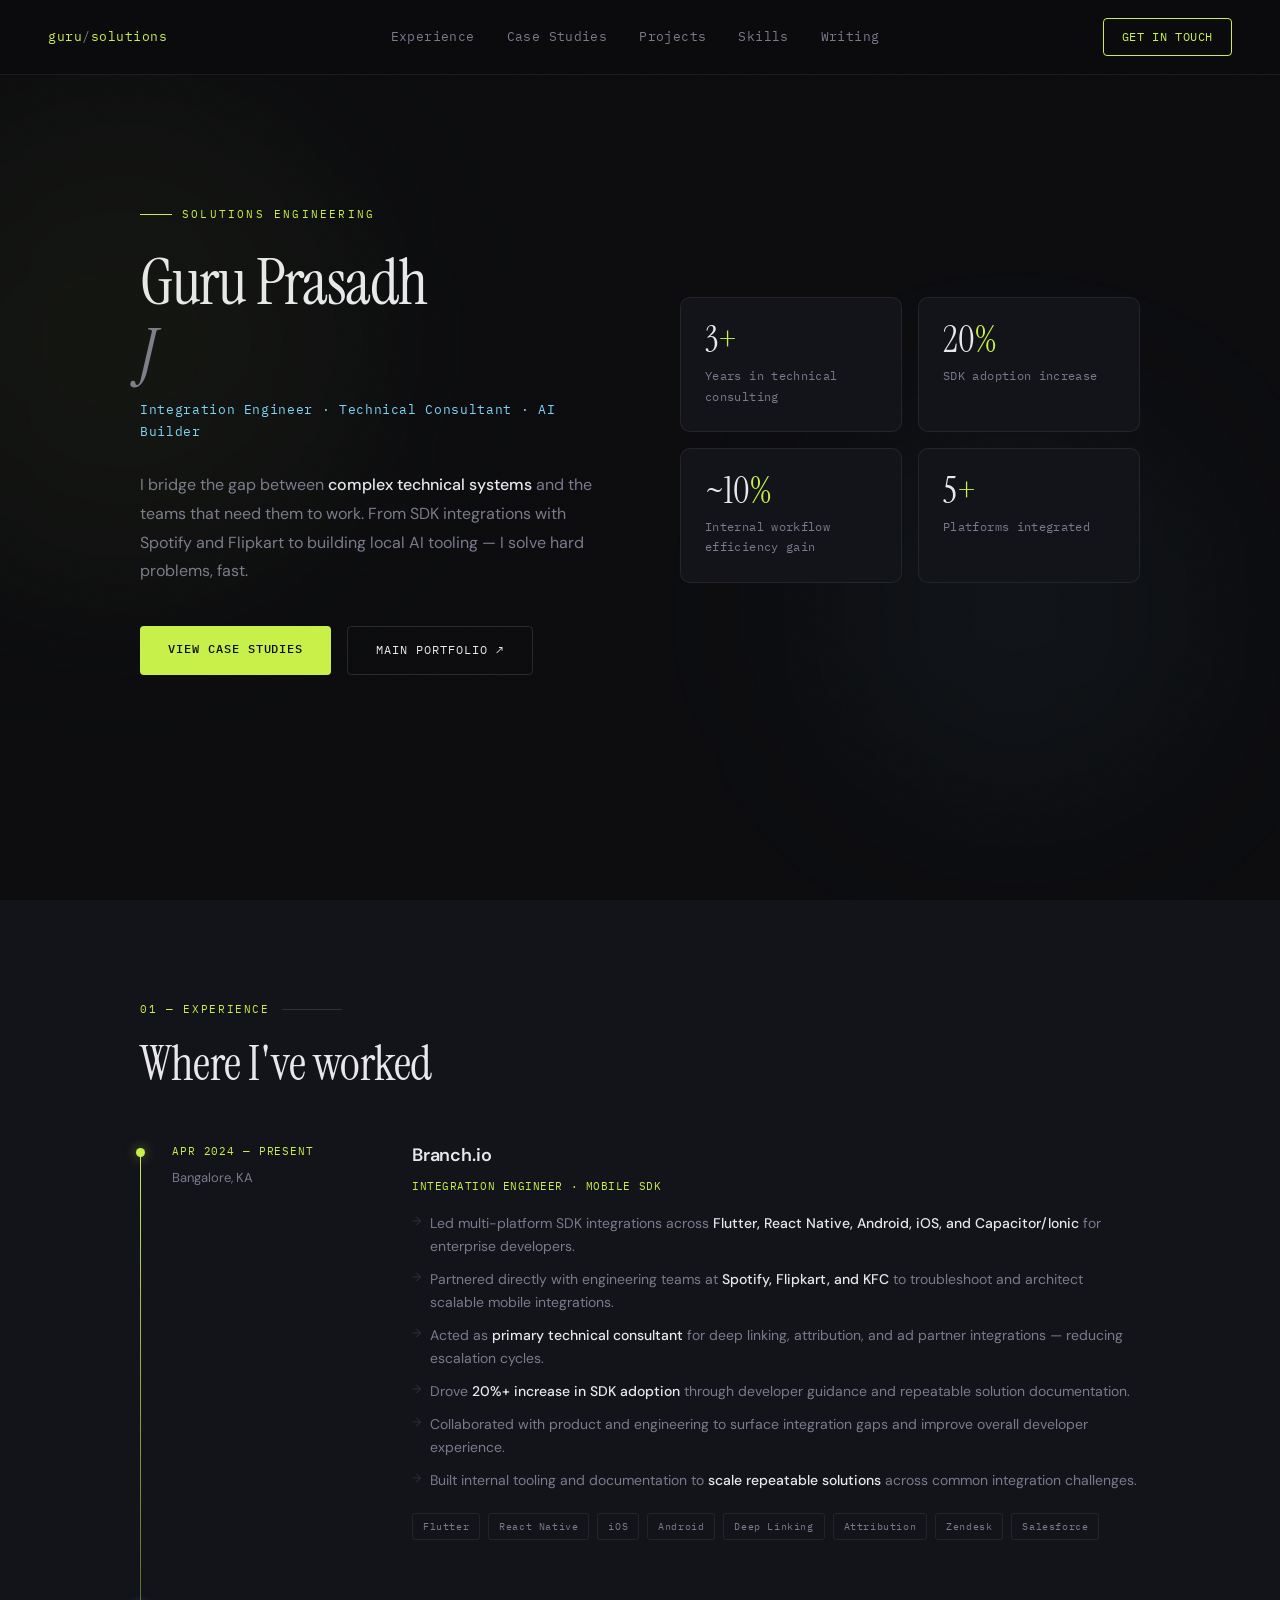
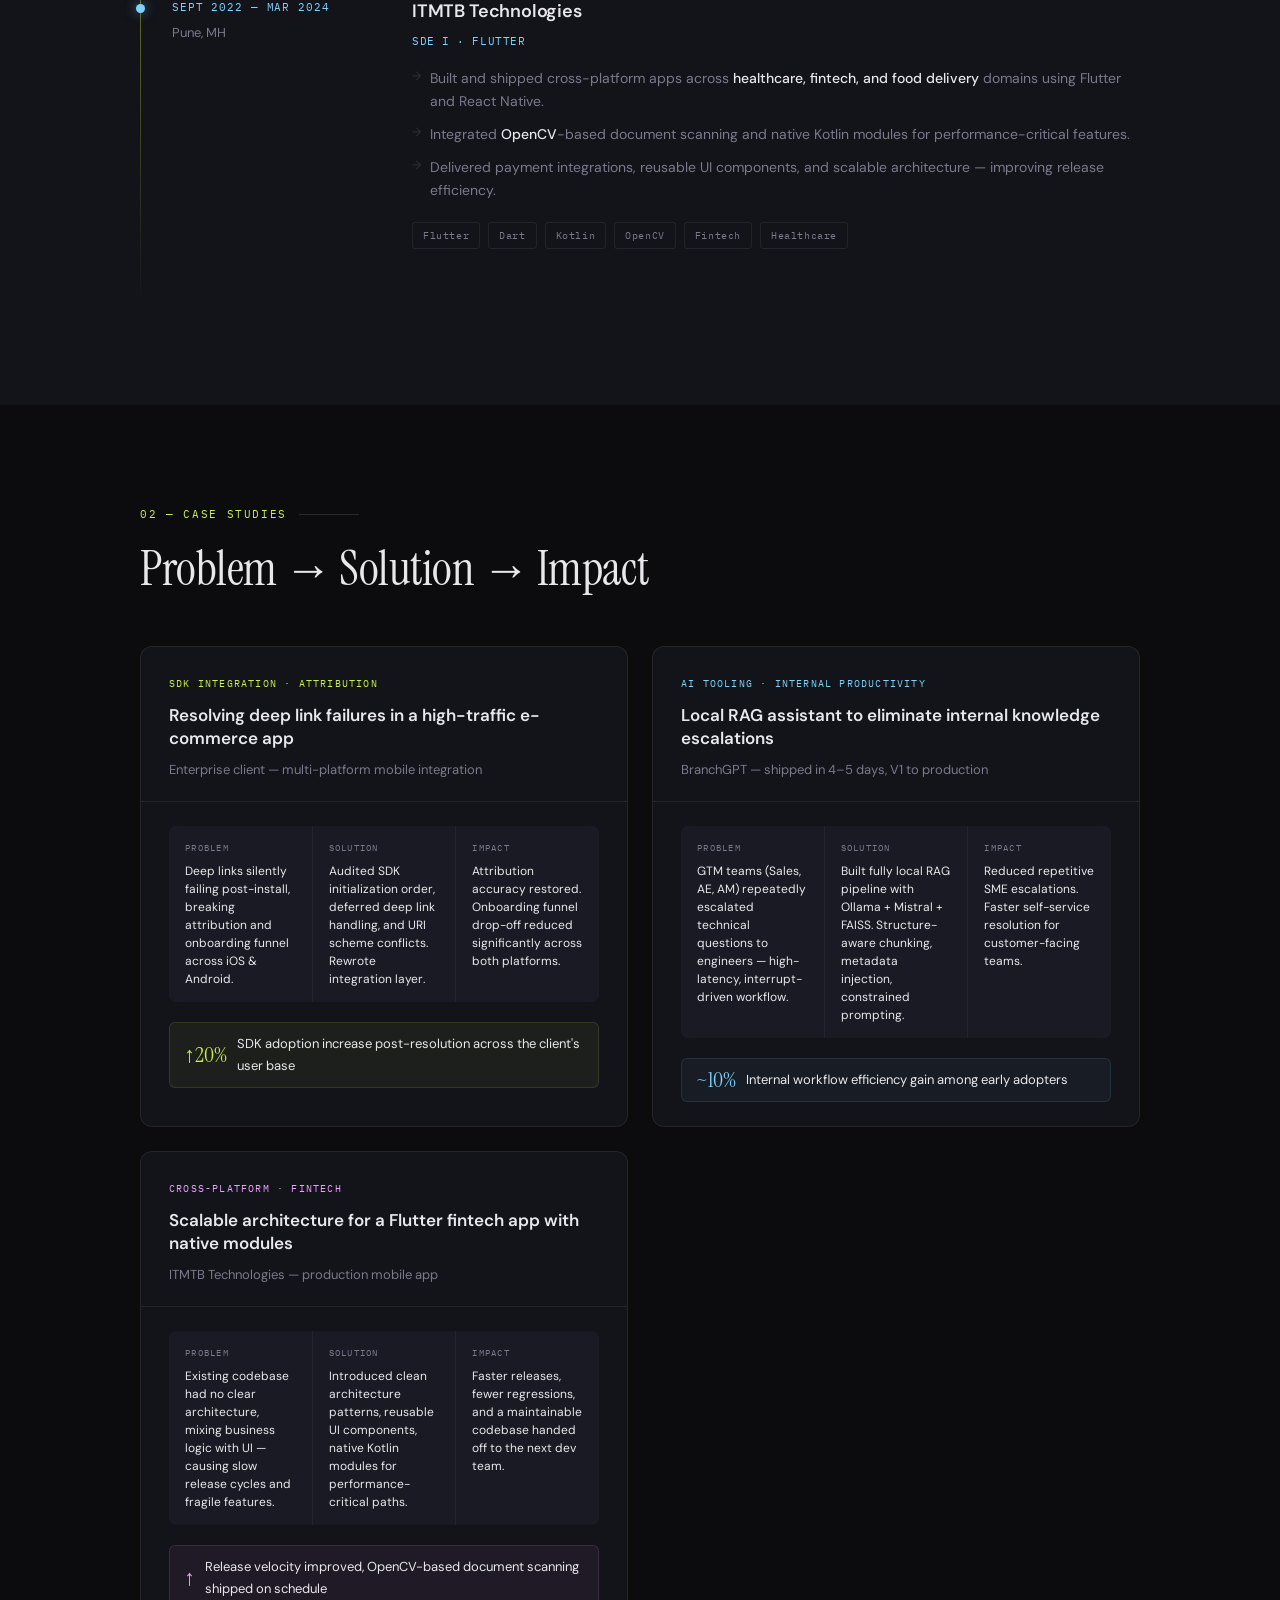
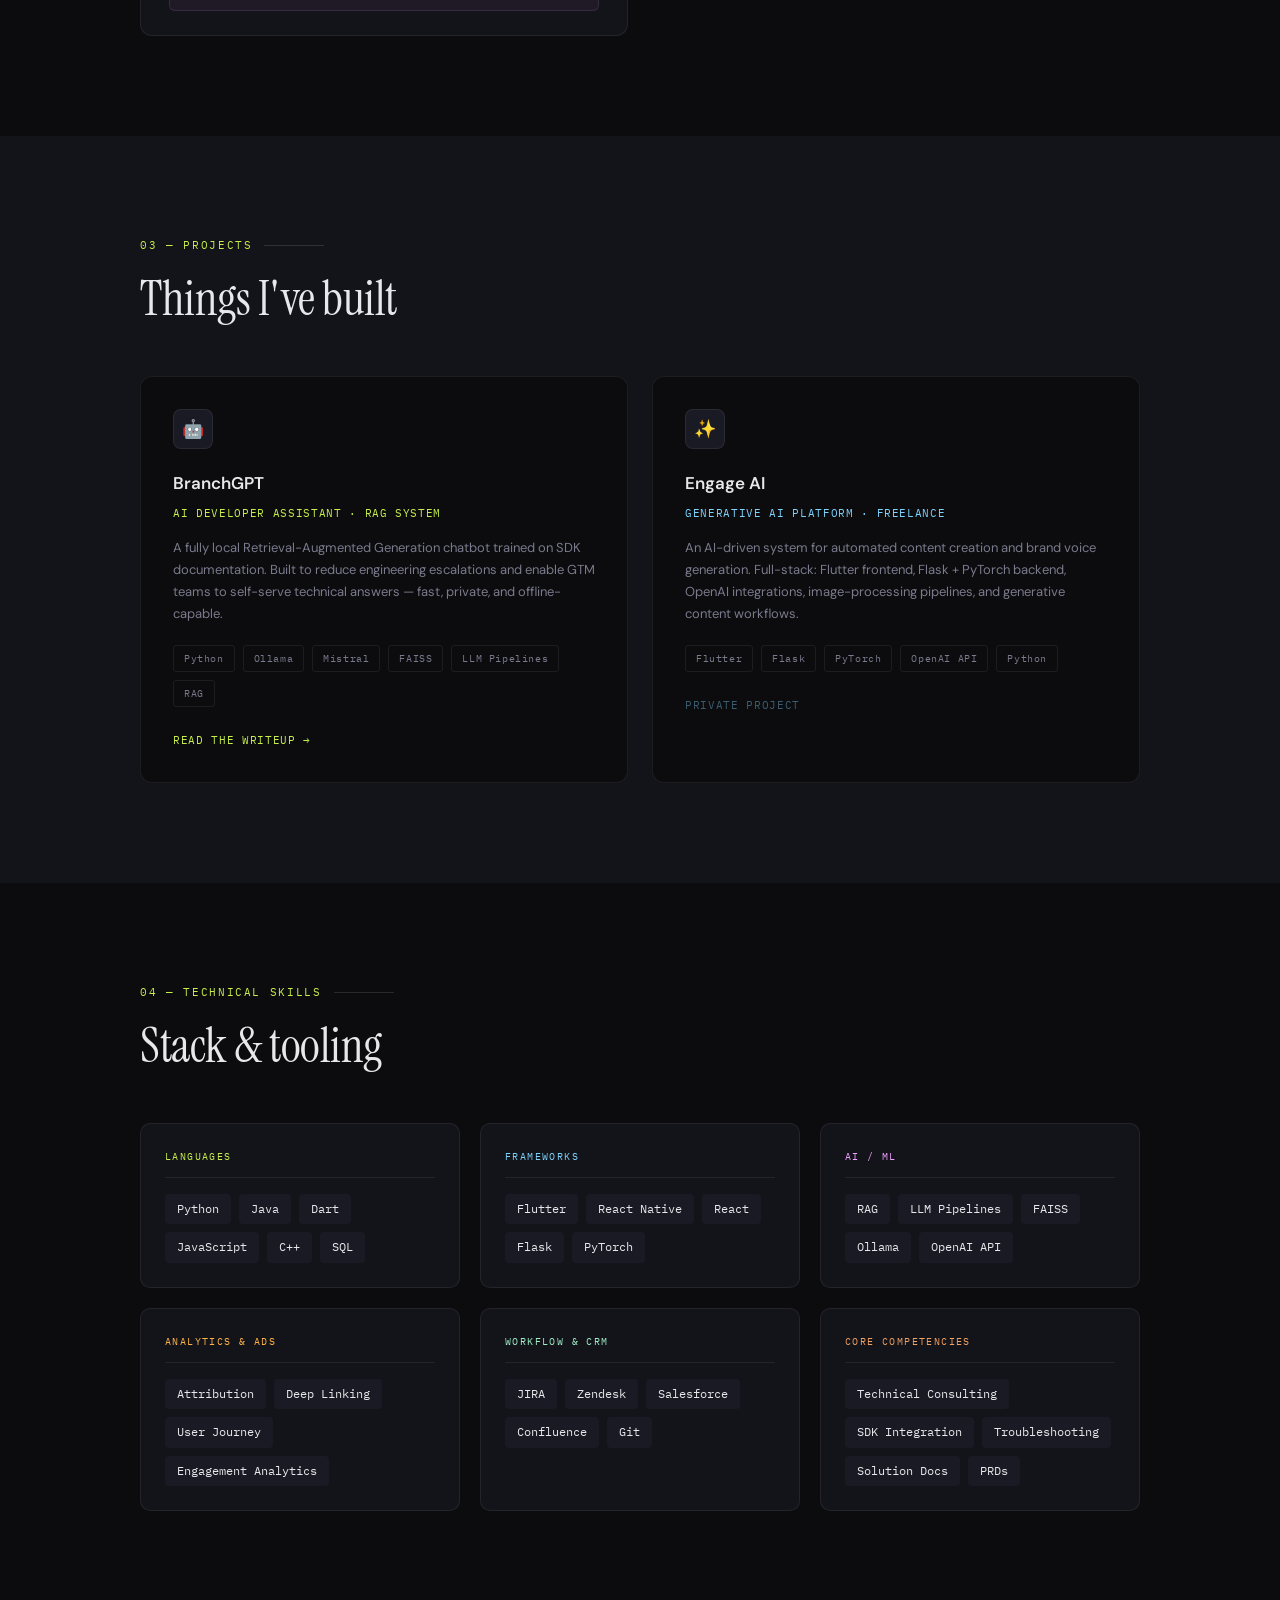
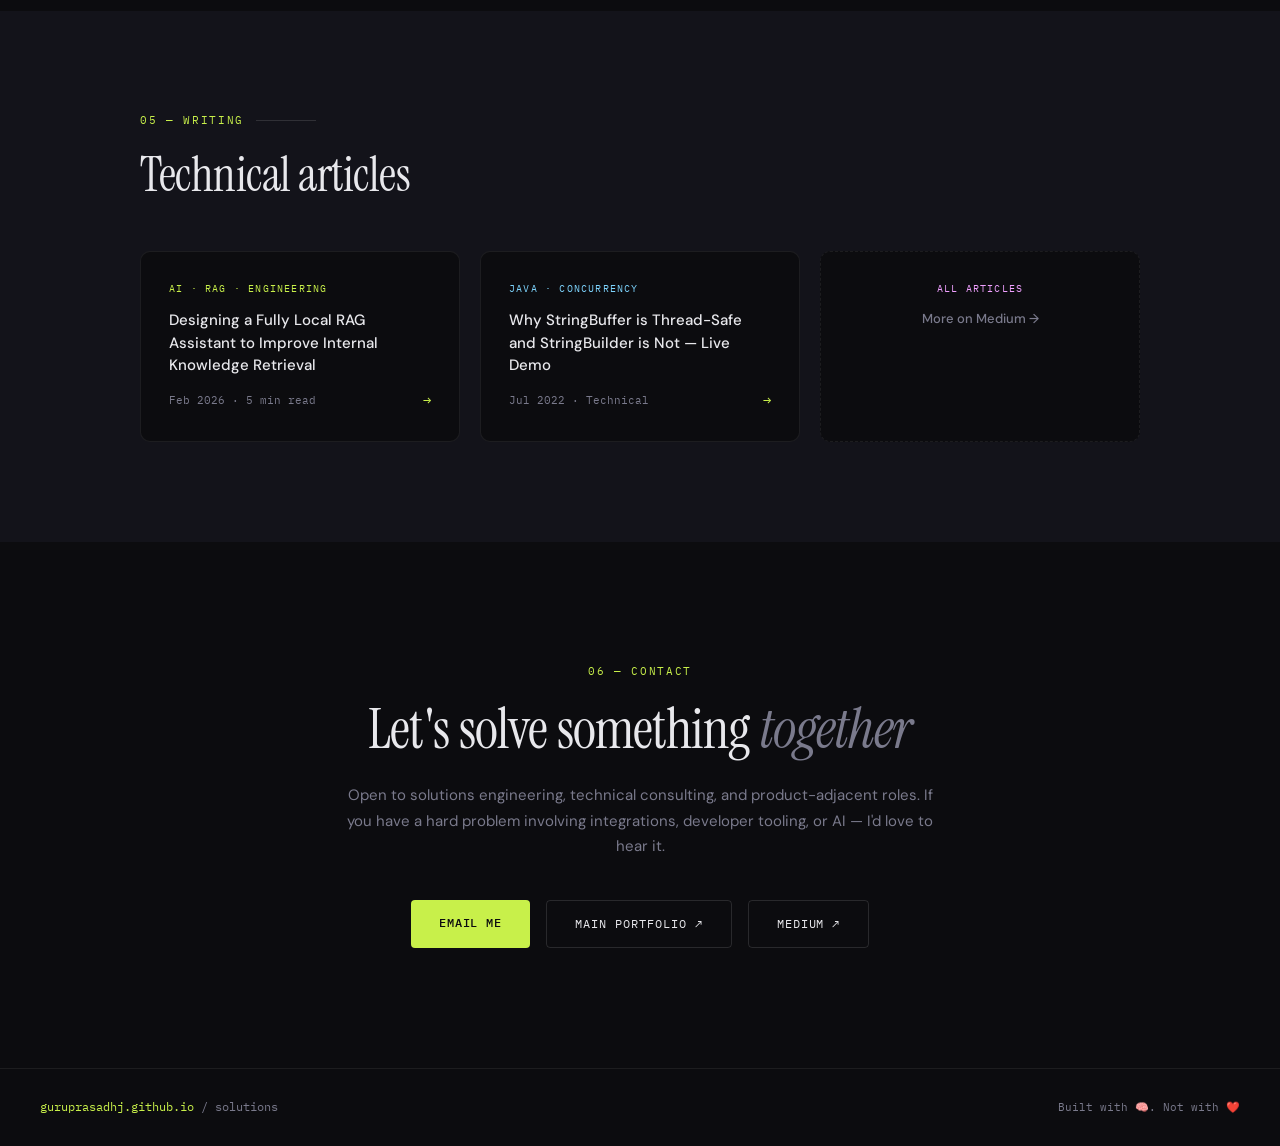
<file: solutions/index.html>
<!DOCTYPE html>
<html lang="en">
<head>
  <meta charset="UTF-8" />
  <meta name="viewport" content="width=device-width, initial-scale=1.0"/>
  <title>Solutions Engineering — Guru Prasadh J</title>
  <meta name="description" content="Solutions Engineering portfolio of Guru Prasadh J — SDK integrations, technical consulting, AI tooling, and client-facing problem solving."/>
  <link rel="preconnect" href="https://fonts.googleapis.com"/>
  <link rel="preconnect" href="https://fonts.gstatic.com" crossorigin/>
  <link href="https://fonts.googleapis.com/css2?family=IBM+Plex+Mono:wght@400;500&family=DM+Sans:ital,wght@0,300;0,400;0,500;0,600;1,300&family=Instrument+Serif:ital@0;1&display=swap" rel="stylesheet"/>
  <style>
    /* ─── TOKENS ─────────────────────────────────────────────── */
    :root {
      --bg:        #0c0c0f;
      --surface:   #13131a;
      --surface2:  #1a1a24;
      --border:    rgba(255,255,255,0.07);
      --border2:   rgba(255,255,255,0.12);
      --text:      #e8e8ec;
      --muted:     #7a7a8c;
      --accent:    #c8f04a;
      --accent2:   #7dd3fc;
      --accent3:   #f0a0ff;
      --font-mono: 'IBM Plex Mono', monospace;
      --font-body: 'DM Sans', sans-serif;
      --font-disp: 'Instrument Serif', serif;
    }

    /* ─── RESET ──────────────────────────────────────────────── */
    *, *::before, *::after { box-sizing: border-box; margin: 0; padding: 0; }
    html { scroll-behavior: smooth; }
    body {
      background: var(--bg);
      color: var(--text);
      font-family: var(--font-body);
      font-size: 15px;
      line-height: 1.7;
      -webkit-font-smoothing: antialiased;
      overflow-x: hidden;
    }
    a { color: inherit; text-decoration: none; }
    img { display: block; max-width: 100%; }

    /* ─── NOISE OVERLAY ──────────────────────────────────────── */
    body::before {
      content: '';
      position: fixed; inset: 0; z-index: 0; pointer-events: none;
      background-image: url("data:image/svg+xml,%3Csvg viewBox='0 0 256 256' xmlns='http://www.w3.org/2000/svg'%3E%3Cfilter id='noise'%3E%3CfeTurbulence type='fractalNoise' baseFrequency='0.9' numOctaves='4' stitchTiles='stitch'/%3E%3C/filter%3E%3Crect width='100%25' height='100%25' filter='url(%23noise)' opacity='0.035'/%3E%3C/svg%3E");
      background-size: 180px;
      opacity: 0.4;
    }

    /* ─── NAV ────────────────────────────────────────────────── */
    nav {
      position: fixed; top: 0; left: 0; right: 0; z-index: 100;
      display: flex; align-items: center; justify-content: space-between;
      padding: 18px 48px;
      background: rgba(12,12,15,0.82);
      backdrop-filter: blur(18px);
      border-bottom: 1px solid var(--border);
    }
    .nav-logo {
      font-family: var(--font-mono);
      font-size: 13px;
      color: var(--accent);
      letter-spacing: 0.04em;
    }
    .nav-logo span { color: var(--muted); }
    .nav-links {
      display: flex; gap: 32px; list-style: none;
    }
    .nav-links a {
      font-size: 13px;
      font-family: var(--font-mono);
      color: var(--muted);
      letter-spacing: 0.03em;
      transition: color 0.2s;
    }
    .nav-links a:hover { color: var(--text); }
    .nav-cta {
      font-family: var(--font-mono);
      font-size: 12px;
      padding: 8px 18px;
      border: 1px solid var(--accent);
      color: var(--accent);
      border-radius: 4px;
      letter-spacing: 0.05em;
      transition: background 0.2s, color 0.2s;
    }
    .nav-cta:hover { background: var(--accent); color: var(--bg); }

    /* ─── LAYOUT ─────────────────────────────────────────────── */
    main { position: relative; z-index: 1; }
    .container { max-width: 1080px; margin: 0 auto; padding: 0 40px; }

    section { padding: 100px 0; }

    .section-label {
      font-family: var(--font-mono);
      font-size: 11px;
      letter-spacing: 0.15em;
      color: var(--accent);
      text-transform: uppercase;
      margin-bottom: 16px;
      display: flex; align-items: center; gap: 12px;
    }
    .section-label::after {
      content: '';
      flex: 1; height: 1px;
      background: var(--border2);
      max-width: 60px;
    }
    .section-title {
      font-family: var(--font-disp);
      font-size: clamp(32px, 4vw, 48px);
      font-weight: 400;
      line-height: 1.2;
      letter-spacing: -0.01em;
      color: var(--text);
      margin-bottom: 48px;
    }

    /* ─── HERO ───────────────────────────────────────────────── */
    #hero {
      min-height: 100vh;
      display: flex; align-items: center;
      padding-top: 80px;
      position: relative;
      overflow: hidden;
    }
    .hero-grid {
      display: grid;
      grid-template-columns: 1fr 1fr;
      gap: 80px;
      align-items: center;
      width: 100%;
    }
    .hero-eyebrow {
      font-family: var(--font-mono);
      font-size: 11px;
      letter-spacing: 0.2em;
      color: var(--accent);
      text-transform: uppercase;
      margin-bottom: 24px;
      display: flex; align-items: center; gap: 10px;
    }
    .hero-eyebrow::before {
      content: '';
      width: 32px; height: 1px;
      background: var(--accent);
    }
    .hero-name {
      font-family: var(--font-disp);
      font-size: clamp(40px, 5vw, 64px);
      font-weight: 400;
      line-height: 1.1;
      letter-spacing: -0.02em;
      margin-bottom: 10px;
    }
    .hero-name em {
      font-style: italic;
      color: var(--muted);
    }
    .hero-role {
      font-family: var(--font-mono);
      font-size: 13px;
      color: var(--accent2);
      letter-spacing: 0.05em;
      margin-bottom: 28px;
    }
    .hero-desc {
      font-size: 16px;
      color: var(--muted);
      line-height: 1.8;
      max-width: 460px;
      margin-bottom: 40px;
    }
    .hero-desc strong { color: var(--text); font-weight: 500; }
    .hero-btns {
      display: flex; gap: 16px; flex-wrap: wrap;
    }
    .btn-primary {
      font-family: var(--font-mono);
      font-size: 12px;
      letter-spacing: 0.08em;
      padding: 13px 28px;
      background: var(--accent);
      color: var(--bg);
      border-radius: 4px;
      font-weight: 500;
      transition: opacity 0.2s, transform 0.2s;
    }
    .btn-primary:hover { opacity: 0.88; transform: translateY(-1px); }
    .btn-ghost {
      font-family: var(--font-mono);
      font-size: 12px;
      letter-spacing: 0.08em;
      padding: 13px 28px;
      border: 1px solid var(--border2);
      color: var(--text);
      border-radius: 4px;
      transition: border-color 0.2s, transform 0.2s;
    }
    .btn-ghost:hover { border-color: var(--text); transform: translateY(-1px); }

    /* Hero right — stat cards */
    .hero-stats {
      display: grid;
      grid-template-columns: 1fr 1fr;
      gap: 16px;
    }
    .stat-card {
      background: var(--surface);
      border: 1px solid var(--border);
      border-radius: 10px;
      padding: 24px;
      position: relative;
      overflow: hidden;
      transition: border-color 0.3s;
    }
    .stat-card:hover { border-color: var(--border2); }
    .stat-card::before {
      content: '';
      position: absolute; top: 0; left: 0; right: 0; height: 2px;
      background: linear-gradient(90deg, var(--accent), transparent);
      opacity: 0;
      transition: opacity 0.3s;
    }
    .stat-card:hover::before { opacity: 1; }
    .stat-card:nth-child(2)::before { background: linear-gradient(90deg, var(--accent2), transparent); }
    .stat-card:nth-child(3)::before { background: linear-gradient(90deg, var(--accent3), transparent); }
    .stat-card:nth-child(4)::before { background: linear-gradient(90deg, #ffb347, transparent); }
    .stat-num {
      font-family: var(--font-disp);
      font-size: 36px;
      font-weight: 400;
      color: var(--text);
      line-height: 1;
      margin-bottom: 8px;
    }
    .stat-num span { color: var(--accent); }
    .stat-label {
      font-size: 12px;
      color: var(--muted);
      font-family: var(--font-mono);
      letter-spacing: 0.03em;
    }

    /* Ambient glows */
    .glow {
      position: absolute; border-radius: 50%;
      filter: blur(100px); pointer-events: none; z-index: 0;
    }
    .glow-1 {
      width: 500px; height: 500px;
      background: rgba(200,240,74,0.04);
      top: 10%; left: -10%;
    }
    .glow-2 {
      width: 400px; height: 400px;
      background: rgba(125,211,252,0.04);
      bottom: 10%; right: 5%;
    }

    /* ─── EXPERIENCE TIMELINE ────────────────────────────────── */
    #experience { background: var(--surface); }
    .timeline {
      position: relative;
      padding-left: 0;
    }
    .timeline::before {
      content: '';
      position: absolute; left: 0; top: 8px; bottom: 0; width: 1px;
      background: linear-gradient(to bottom, var(--accent), transparent);
    }
    .tl-item {
      display: grid;
      grid-template-columns: 200px 1fr;
      gap: 40px;
      padding: 0 0 56px 32px;
      position: relative;
    }
    .tl-item::before {
      content: '';
      position: absolute; left: -4px; top: 8px;
      width: 9px; height: 9px;
      border-radius: 50%;
      background: var(--accent);
      box-shadow: 0 0 12px rgba(200,240,74,0.5);
    }
    .tl-item:nth-child(2)::before { background: var(--accent2); box-shadow: 0 0 12px rgba(125,211,252,0.5); }
    .tl-meta { padding-top: 2px; }
    .tl-date {
      font-family: var(--font-mono);
      font-size: 11px;
      color: var(--accent);
      letter-spacing: 0.08em;
      margin-bottom: 6px;
    }
    .tl-item:nth-child(2) .tl-date { color: var(--accent2); }
    .tl-company {
      font-size: 13px;
      color: var(--muted);
      font-weight: 400;
    }
    .tl-role {
      font-size: 18px;
      font-weight: 600;
      color: var(--text);
      margin-bottom: 6px;
      letter-spacing: -0.01em;
    }
    .tl-subtitle {
      font-family: var(--font-mono);
      font-size: 11px;
      color: var(--accent);
      letter-spacing: 0.05em;
      margin-bottom: 16px;
    }
    .tl-item:nth-child(2) .tl-subtitle { color: var(--accent2); }
    .tl-points {
      list-style: none;
      display: flex; flex-direction: column; gap: 10px;
    }
    .tl-points li {
      font-size: 14px;
      color: var(--muted);
      padding-left: 18px;
      position: relative;
      line-height: 1.65;
    }
    .tl-points li::before {
      content: '→';
      position: absolute; left: 0;
      color: var(--border2);
      font-size: 12px;
    }
    .tl-points li strong { color: var(--text); font-weight: 500; }
    .tl-tags {
      display: flex; flex-wrap: wrap; gap: 8px;
      margin-top: 20px;
    }
    .tag {
      font-family: var(--font-mono);
      font-size: 10px;
      letter-spacing: 0.06em;
      padding: 4px 10px;
      border: 1px solid var(--border);
      border-radius: 3px;
      color: var(--muted);
    }

    /* ─── CASE STUDIES ───────────────────────────────────────── */
    .case-grid {
      display: grid;
      grid-template-columns: 1fr 1fr;
      gap: 24px;
    }
    .case-card {
      background: var(--surface);
      border: 1px solid var(--border);
      border-radius: 12px;
      overflow: hidden;
      transition: border-color 0.3s, transform 0.3s;
      cursor: default;
    }
    .case-card:hover {
      border-color: var(--border2);
      transform: translateY(-3px);
    }
    .case-header {
      padding: 28px 28px 20px;
      border-bottom: 1px solid var(--border);
    }
    .case-tag {
      font-family: var(--font-mono);
      font-size: 10px;
      letter-spacing: 0.12em;
      text-transform: uppercase;
      color: var(--accent);
      margin-bottom: 12px;
    }
    .case-card:nth-child(2) .case-tag { color: var(--accent2); }
    .case-card:nth-child(3) .case-tag { color: var(--accent3); }
    .case-title {
      font-size: 17px;
      font-weight: 600;
      color: var(--text);
      line-height: 1.4;
      margin-bottom: 8px;
    }
    .case-sub { font-size: 13px; color: var(--muted); }
    .case-body { padding: 24px 28px; }
    .psi-row {
      display: grid;
      grid-template-columns: 1fr 1fr 1fr;
      gap: 1px;
      background: var(--border);
      border-radius: 8px;
      overflow: hidden;
      margin-bottom: 20px;
    }
    .psi-cell {
      background: var(--surface2);
      padding: 14px 16px;
    }
    .psi-label {
      font-family: var(--font-mono);
      font-size: 9px;
      letter-spacing: 0.14em;
      text-transform: uppercase;
      color: var(--muted);
      margin-bottom: 6px;
    }
    .psi-text { font-size: 12px; color: var(--text); line-height: 1.5; }
    .case-metric {
      display: flex; align-items: center; gap: 10px;
      padding: 10px 14px;
      background: rgba(200,240,74,0.05);
      border: 1px solid rgba(200,240,74,0.12);
      border-radius: 6px;
      font-size: 13px;
      color: var(--text);
    }
    .case-card:nth-child(2) .case-metric {
      background: rgba(125,211,252,0.05);
      border-color: rgba(125,211,252,0.12);
    }
    .case-card:nth-child(3) .case-metric {
      background: rgba(240,160,255,0.05);
      border-color: rgba(240,160,255,0.12);
    }
    .case-metric-num {
      font-family: var(--font-disp);
      font-size: 22px;
      color: var(--accent);
      line-height: 1;
    }
    .case-card:nth-child(2) .case-metric-num { color: var(--accent2); }
    .case-card:nth-child(3) .case-metric-num { color: var(--accent3); }

    /* ─── PROJECTS ───────────────────────────────────────────── */
    #projects { background: var(--surface); }
    .proj-grid {
      display: grid;
      grid-template-columns: 1fr 1fr;
      gap: 24px;
    }
    .proj-card {
      background: var(--bg);
      border: 1px solid var(--border);
      border-radius: 12px;
      padding: 32px;
      transition: border-color 0.3s, transform 0.3s;
    }
    .proj-card:hover {
      border-color: var(--border2);
      transform: translateY(-2px);
    }
    .proj-icon {
      width: 40px; height: 40px;
      border-radius: 8px;
      display: flex; align-items: center; justify-content: center;
      font-size: 18px;
      margin-bottom: 20px;
      background: var(--surface2);
      border: 1px solid var(--border);
    }
    .proj-title {
      font-size: 17px;
      font-weight: 600;
      color: var(--text);
      margin-bottom: 6px;
    }
    .proj-subtitle {
      font-family: var(--font-mono);
      font-size: 11px;
      color: var(--accent);
      letter-spacing: 0.06em;
      margin-bottom: 14px;
    }
    .proj-card:nth-child(2) .proj-subtitle { color: var(--accent2); }
    .proj-desc {
      font-size: 13px;
      color: var(--muted);
      line-height: 1.7;
      margin-bottom: 20px;
    }
    .proj-stack {
      display: flex; flex-wrap: wrap; gap: 8px;
      margin-bottom: 24px;
    }
    .proj-link {
      font-family: var(--font-mono);
      font-size: 11px;
      color: var(--accent);
      letter-spacing: 0.06em;
      display: flex; align-items: center; gap: 6px;
      transition: gap 0.2s;
    }
    .proj-card:nth-child(2) .proj-link { color: var(--accent2); }
    .proj-link:hover { gap: 10px; }

    /* ─── TECH SKILLS ────────────────────────────────────────── */
    .skills-grid {
      display: grid;
      grid-template-columns: repeat(3, 1fr);
      gap: 20px;
    }
    .skill-group {
      background: var(--surface);
      border: 1px solid var(--border);
      border-radius: 10px;
      padding: 24px;
      transition: border-color 0.3s;
    }
    .skill-group:hover { border-color: var(--border2); }
    .skill-group-label {
      font-family: var(--font-mono);
      font-size: 10px;
      letter-spacing: 0.14em;
      text-transform: uppercase;
      color: var(--accent);
      margin-bottom: 16px;
      padding-bottom: 12px;
      border-bottom: 1px solid var(--border);
    }
    .skill-group:nth-child(2) .skill-group-label { color: var(--accent2); }
    .skill-group:nth-child(3) .skill-group-label { color: var(--accent3); }
    .skill-group:nth-child(4) .skill-group-label { color: #ffb347; }
    .skill-group:nth-child(5) .skill-group-label { color: #a0f0c8; }
    .skill-group:nth-child(6) .skill-group-label { color: #f0a060; }
    .skill-list {
      display: flex; flex-wrap: wrap; gap: 8px;
    }
    .skill-pill {
      font-size: 12px;
      color: var(--text);
      background: var(--surface2);
      padding: 5px 12px;
      border-radius: 4px;
      font-family: var(--font-mono);
    }

    /* ─── BLOG ───────────────────────────────────────────────── */
    #blog { background: var(--surface); }
    .blog-grid {
      display: grid;
      grid-template-columns: repeat(3, 1fr);
      gap: 20px;
    }
    .blog-card {
      background: var(--bg);
      border: 1px solid var(--border);
      border-radius: 10px;
      padding: 28px;
      display: flex; flex-direction: column; gap: 12px;
      transition: border-color 0.3s, transform 0.2s;
    }
    .blog-card:hover { border-color: var(--border2); transform: translateY(-2px); }
    .blog-cat {
      font-family: var(--font-mono);
      font-size: 10px;
      letter-spacing: 0.12em;
      text-transform: uppercase;
      color: var(--accent);
    }
    .blog-card:nth-child(2) .blog-cat { color: var(--accent2); }
    .blog-card:nth-child(3) .blog-cat { color: var(--accent3); }
    .blog-title {
      font-size: 15px;
      font-weight: 500;
      color: var(--text);
      line-height: 1.5;
      flex: 1;
    }
    .blog-meta {
      font-family: var(--font-mono);
      font-size: 11px;
      color: var(--muted);
      display: flex; align-items: center; justify-content: space-between;
    }
    .blog-arrow {
      color: var(--accent);
      font-size: 14px;
      transition: transform 0.2s;
    }
    .blog-card:hover .blog-arrow { transform: translateX(4px); }
    .blog-more {
      text-align: center;
      margin-top: 32px;
    }
    .blog-more a {
      font-family: var(--font-mono);
      font-size: 12px;
      letter-spacing: 0.08em;
      color: var(--muted);
      border-bottom: 1px solid var(--border2);
      padding-bottom: 3px;
      transition: color 0.2s, border-color 0.2s;
    }
    .blog-more a:hover { color: var(--text); border-color: var(--text); }

    /* ─── CONTACT / CTA ──────────────────────────────────────── */
    #contact {
      text-align: center;
      padding: 120px 0;
    }
    .contact-inner {
      max-width: 600px; margin: 0 auto;
    }
    .contact-inner .section-label { justify-content: center; }
    .contact-inner .section-label::after { display: none; }
    .contact-title {
      font-family: var(--font-disp);
      font-size: clamp(36px, 4.5vw, 56px);
      font-weight: 400;
      line-height: 1.2;
      letter-spacing: -0.015em;
      margin-bottom: 20px;
    }
    .contact-title em { font-style: italic; color: var(--muted); }
    .contact-sub {
      font-size: 15px;
      color: var(--muted);
      margin-bottom: 40px;
      line-height: 1.7;
    }
    .contact-links {
      display: flex; justify-content: center; gap: 16px; flex-wrap: wrap;
    }

    /* ─── FOOTER ─────────────────────────────────────────────── */
    footer {
      border-top: 1px solid var(--border);
      padding: 28px 40px;
      display: flex; align-items: center; justify-content: space-between;
      position: relative; z-index: 1;
    }
    .footer-left {
      font-family: var(--font-mono);
      font-size: 12px;
      color: var(--muted);
    }
    .footer-left a { color: var(--accent); }
    .footer-right {
      font-family: var(--font-mono);
      font-size: 11px;
      color: var(--muted);
    }

    /* ─── ANIMATIONS ─────────────────────────────────────────── */
    .fade-up {
      opacity: 0;
      transform: translateY(24px);
      transition: opacity 0.6s ease, transform 0.6s ease;
    }
    .fade-up.visible {
      opacity: 1;
      transform: translateY(0);
    }
    .fade-up:nth-child(2) { transition-delay: 0.1s; }
    .fade-up:nth-child(3) { transition-delay: 0.2s; }
    .fade-up:nth-child(4) { transition-delay: 0.3s; }

    /* ─── RESPONSIVE ─────────────────────────────────────────── */
    @media (max-width: 860px) {
      nav { padding: 16px 24px; }
      .nav-links { display: none; }
      .container { padding: 0 24px; }
      section { padding: 72px 0; }
      .hero-grid { grid-template-columns: 1fr; gap: 48px; }
      .hero-stats { grid-template-columns: 1fr 1fr; }
      .tl-item { grid-template-columns: 1fr; gap: 12px; padding-left: 24px; }
      .case-grid, .proj-grid, .skills-grid, .blog-grid {
        grid-template-columns: 1fr;
      }
      footer { flex-direction: column; gap: 8px; text-align: center; }
    }
  </style>
</head>
<body>

  <!-- NAV -->
  <nav>
    <div class="nav-logo">guru<span>/</span>solutions</div>
    <ul class="nav-links">
      <li><a href="#experience">Experience</a></li>
      <li><a href="#case-studies">Case Studies</a></li>
      <li><a href="#projects">Projects</a></li>
      <li><a href="#skills">Skills</a></li>
      <li><a href="#blog">Writing</a></li>
    </ul>
    <a href="mailto:guruprasadh.info@gmail.com" class="nav-cta">GET IN TOUCH</a>
  </nav>

  <main>

    <!-- HERO -->
    <section id="hero">
      <div class="glow glow-1"></div>
      <div class="glow glow-2"></div>
      <div class="container">
        <div class="hero-grid">
          <div>
            <div class="hero-eyebrow">Solutions Engineering</div>
            <h1 class="hero-name">Guru Prasadh<br><em>J</em></h1>
            <div class="hero-role">Integration Engineer · Technical Consultant · AI Builder</div>
            <p class="hero-desc">
              I bridge the gap between <strong>complex technical systems</strong> and the teams that need them to work. From SDK integrations with Spotify and Flipkart to building local AI tooling — I solve hard problems, fast.
            </p>
            <div class="hero-btns">
              <a href="#case-studies" class="btn-primary">VIEW CASE STUDIES</a>
              <a href="https://guruprasadhj.github.io" class="btn-ghost">MAIN PORTFOLIO ↗</a>
            </div>
          </div>
          <div class="hero-stats">
            <div class="stat-card fade-up">
              <div class="stat-num">3<span>+</span></div>
              <div class="stat-label">Years in technical consulting</div>
            </div>
            <div class="stat-card fade-up">
              <div class="stat-num">20<span>%</span></div>
              <div class="stat-label">SDK adoption increase</div>
            </div>
            <div class="stat-card fade-up">
              <div class="stat-num">~10<span>%</span></div>
              <div class="stat-label">Internal workflow efficiency gain</div>
            </div>
            <div class="stat-card fade-up">
              <div class="stat-num">5<span>+</span></div>
              <div class="stat-label">Platforms integrated</div>
            </div>
          </div>
        </div>
      </div>
    </section>

    <!-- EXPERIENCE -->
    <section id="experience">
      <div class="container">
        <div class="section-label">01 — Experience</div>
        <h2 class="section-title">Where I've worked</h2>
        <div class="timeline">

          <div class="tl-item fade-up">
            <div class="tl-meta">
              <div class="tl-date">APR 2024 — PRESENT</div>
              <div class="tl-company">Bangalore, KA</div>
            </div>
            <div>
              <div class="tl-role">Branch.io</div>
              <div class="tl-subtitle">INTEGRATION ENGINEER · MOBILE SDK</div>
              <ul class="tl-points">
                <li>Led multi-platform SDK integrations across <strong>Flutter, React Native, Android, iOS, and Capacitor/Ionic</strong> for enterprise developers.</li>
                <li>Partnered directly with engineering teams at <strong>Spotify, Flipkart, and KFC</strong> to troubleshoot and architect scalable mobile integrations.</li>
                <li>Acted as <strong>primary technical consultant</strong> for deep linking, attribution, and ad partner integrations — reducing escalation cycles.</li>
                <li>Drove <strong>20%+ increase in SDK adoption</strong> through developer guidance and repeatable solution documentation.</li>
                <li>Collaborated with product and engineering to surface integration gaps and improve overall developer experience.</li>
                <li>Built internal tooling and documentation to <strong>scale repeatable solutions</strong> across common integration challenges.</li>
              </ul>
              <div class="tl-tags">
                <span class="tag">Flutter</span><span class="tag">React Native</span><span class="tag">iOS</span>
                <span class="tag">Android</span><span class="tag">Deep Linking</span><span class="tag">Attribution</span>
                <span class="tag">Zendesk</span><span class="tag">Salesforce</span>
              </div>
            </div>
          </div>

          <div class="tl-item fade-up">
            <div class="tl-meta">
              <div class="tl-date">SEPT 2022 — MAR 2024</div>
              <div class="tl-company">Pune, MH</div>
            </div>
            <div>
              <div class="tl-role">ITMTB Technologies</div>
              <div class="tl-subtitle">SDE I · FLUTTER</div>
              <ul class="tl-points">
                <li>Built and shipped cross-platform apps across <strong>healthcare, fintech, and food delivery</strong> domains using Flutter and React Native.</li>
                <li>Integrated <strong>OpenCV</strong>-based document scanning and native Kotlin modules for performance-critical features.</li>
                <li>Delivered payment integrations, reusable UI components, and scalable architecture — improving release efficiency.</li>
              </ul>
              <div class="tl-tags">
                <span class="tag">Flutter</span><span class="tag">Dart</span><span class="tag">Kotlin</span>
                <span class="tag">OpenCV</span><span class="tag">Fintech</span><span class="tag">Healthcare</span>
              </div>
            </div>
          </div>

        </div>
      </div>
    </section>

    <!-- CASE STUDIES -->
    <section id="case-studies">
      <div class="container">
        <div class="section-label">02 — Case Studies</div>
        <h2 class="section-title">Problem → Solution → Impact</h2>
        <div class="case-grid">

          <div class="case-card fade-up">
            <div class="case-header">
              <div class="case-tag">SDK INTEGRATION · ATTRIBUTION</div>
              <div class="case-title">Resolving deep link failures in a high-traffic e-commerce app</div>
              <div class="case-sub">Enterprise client — multi-platform mobile integration</div>
            </div>
            <div class="case-body">
              <div class="psi-row">
                <div class="psi-cell">
                  <div class="psi-label">Problem</div>
                  <div class="psi-text">Deep links silently failing post-install, breaking attribution and onboarding funnel across iOS & Android.</div>
                </div>
                <div class="psi-cell">
                  <div class="psi-label">Solution</div>
                  <div class="psi-text">Audited SDK initialization order, deferred deep link handling, and URI scheme conflicts. Rewrote integration layer.</div>
                </div>
                <div class="psi-cell">
                  <div class="psi-label">Impact</div>
                  <div class="psi-text">Attribution accuracy restored. Onboarding funnel drop-off reduced significantly across both platforms.</div>
                </div>
              </div>
              <div class="case-metric">
                <div class="case-metric-num">↑20%</div>
                <div>SDK adoption increase post-resolution across the client's user base</div>
              </div>
            </div>
          </div>

          <div class="case-card fade-up">
            <div class="case-header">
              <div class="case-tag">AI TOOLING · INTERNAL PRODUCTIVITY</div>
              <div class="case-title">Local RAG assistant to eliminate internal knowledge escalations</div>
              <div class="case-sub">BranchGPT — shipped in 4–5 days, V1 to production</div>
            </div>
            <div class="case-body">
              <div class="psi-row">
                <div class="psi-cell">
                  <div class="psi-label">Problem</div>
                  <div class="psi-text">GTM teams (Sales, AE, AM) repeatedly escalated technical questions to engineers — high-latency, interrupt-driven workflow.</div>
                </div>
                <div class="psi-cell">
                  <div class="psi-label">Solution</div>
                  <div class="psi-text">Built fully local RAG pipeline with Ollama + Mistral + FAISS. Structure-aware chunking, metadata injection, constrained prompting.</div>
                </div>
                <div class="psi-cell">
                  <div class="psi-label">Impact</div>
                  <div class="psi-text">Reduced repetitive SME escalations. Faster self-service resolution for customer-facing teams.</div>
                </div>
              </div>
              <div class="case-metric">
                <div class="case-metric-num">~10%</div>
                <div>Internal workflow efficiency gain among early adopters</div>
              </div>
            </div>
          </div>

          <div class="case-card fade-up">
            <div class="case-header">
              <div class="case-tag">CROSS-PLATFORM · FINTECH</div>
              <div class="case-title">Scalable architecture for a Flutter fintech app with native modules</div>
              <div class="case-sub">ITMTB Technologies — production mobile app</div>
            </div>
            <div class="case-body">
              <div class="psi-row">
                <div class="psi-cell">
                  <div class="psi-label">Problem</div>
                  <div class="psi-text">Existing codebase had no clear architecture, mixing business logic with UI — causing slow release cycles and fragile features.</div>
                </div>
                <div class="psi-cell">
                  <div class="psi-label">Solution</div>
                  <div class="psi-text">Introduced clean architecture patterns, reusable UI components, native Kotlin modules for performance-critical paths.</div>
                </div>
                <div class="psi-cell">
                  <div class="psi-label">Impact</div>
                  <div class="psi-text">Faster releases, fewer regressions, and a maintainable codebase handed off to the next dev team.</div>
                </div>
              </div>
              <div class="case-metric">
                <div class="case-metric-num">↑</div>
                <div>Release velocity improved, OpenCV-based document scanning shipped on schedule</div>
              </div>
            </div>
          </div>

        </div>
      </div>
    </section>

    <!-- PROJECTS -->
    <section id="projects">
      <div class="container">
        <div class="section-label">03 — Projects</div>
        <h2 class="section-title">Things I've built</h2>
        <div class="proj-grid">

          <div class="proj-card fade-up">
            <div class="proj-icon">🤖</div>
            <div class="proj-title">BranchGPT</div>
            <div class="proj-subtitle">AI DEVELOPER ASSISTANT · RAG SYSTEM</div>
            <p class="proj-desc">
              A fully local Retrieval-Augmented Generation chatbot trained on SDK documentation. Built to reduce engineering escalations and enable GTM teams to self-serve technical answers — fast, private, and offline-capable.
            </p>
            <div class="proj-stack">
              <span class="tag">Python</span><span class="tag">Ollama</span><span class="tag">Mistral</span>
              <span class="tag">FAISS</span><span class="tag">LLM Pipelines</span><span class="tag">RAG</span>
            </div>
            <a href="https://guruprasadhj.medium.com/designing-a-fully-local-rag-assistant-to-improve-internal-knowledge-retrieval-5e4e1ba699ce" target="_blank" class="proj-link">READ THE WRITEUP →</a>
          </div>

          <div class="proj-card fade-up">
            <div class="proj-icon">✨</div>
            <div class="proj-title">Engage AI</div>
            <div class="proj-subtitle">GENERATIVE AI PLATFORM · FREELANCE</div>
            <p class="proj-desc">
              An AI-driven system for automated content creation and brand voice generation. Full-stack: Flutter frontend, Flask + PyTorch backend, OpenAI integrations, image-processing pipelines, and generative content workflows.
            </p>
            <div class="proj-stack">
              <span class="tag">Flutter</span><span class="tag">Flask</span><span class="tag">PyTorch</span>
              <span class="tag">OpenAI API</span><span class="tag">Python</span>
            </div>
            <span class="proj-link" style="opacity:0.4; cursor:default;">PRIVATE PROJECT</span>
          </div>

        </div>
      </div>
    </section>

    <!-- SKILLS -->
    <section id="skills">
      <div class="container">
        <div class="section-label">04 — Technical Skills</div>
        <h2 class="section-title">Stack & tooling</h2>
        <div class="skills-grid">
          <div class="skill-group fade-up">
            <div class="skill-group-label">Languages</div>
            <div class="skill-list">
              <span class="skill-pill">Python</span>
              <span class="skill-pill">Java</span>
              <span class="skill-pill">Dart</span>
              <span class="skill-pill">JavaScript</span>
              <span class="skill-pill">C++</span>
              <span class="skill-pill">SQL</span>
            </div>
          </div>
          <div class="skill-group fade-up">
            <div class="skill-group-label">Frameworks</div>
            <div class="skill-list">
              <span class="skill-pill">Flutter</span>
              <span class="skill-pill">React Native</span>
              <span class="skill-pill">React</span>
              <span class="skill-pill">Flask</span>
              <span class="skill-pill">PyTorch</span>
            </div>
          </div>
          <div class="skill-group fade-up">
            <div class="skill-group-label">AI / ML</div>
            <div class="skill-list">
              <span class="skill-pill">RAG</span>
              <span class="skill-pill">LLM Pipelines</span>
              <span class="skill-pill">FAISS</span>
              <span class="skill-pill">Ollama</span>
              <span class="skill-pill">OpenAI API</span>
            </div>
          </div>
          <div class="skill-group fade-up">
            <div class="skill-group-label">Analytics & Ads</div>
            <div class="skill-list">
              <span class="skill-pill">Attribution</span>
              <span class="skill-pill">Deep Linking</span>
              <span class="skill-pill">User Journey</span>
              <span class="skill-pill">Engagement Analytics</span>
            </div>
          </div>
          <div class="skill-group fade-up">
            <div class="skill-group-label">Workflow & CRM</div>
            <div class="skill-list">
              <span class="skill-pill">JIRA</span>
              <span class="skill-pill">Zendesk</span>
              <span class="skill-pill">Salesforce</span>
              <span class="skill-pill">Confluence</span>
              <span class="skill-pill">Git</span>
            </div>
          </div>
          <div class="skill-group fade-up">
            <div class="skill-group-label">Core Competencies</div>
            <div class="skill-list">
              <span class="skill-pill">Technical Consulting</span>
              <span class="skill-pill">SDK Integration</span>
              <span class="skill-pill">Troubleshooting</span>
              <span class="skill-pill">Solution Docs</span>
              <span class="skill-pill">PRDs</span>
            </div>
          </div>
        </div>
      </div>
    </section>

    <!-- BLOG -->
    <section id="blog">
      <div class="container">
        <div class="section-label">05 — Writing</div>
        <h2 class="section-title">Technical articles</h2>
        <div class="blog-grid">

          <a href="https://guruprasadhj.medium.com/designing-a-fully-local-rag-assistant-to-improve-internal-knowledge-retrieval-5e4e1ba699ce" target="_blank" class="blog-card fade-up">
            <div class="blog-cat">AI · RAG · ENGINEERING</div>
            <div class="blog-title">Designing a Fully Local RAG Assistant to Improve Internal Knowledge Retrieval</div>
            <div class="blog-meta">
              <span>Feb 2026 · 5 min read</span>
              <span class="blog-arrow">→</span>
            </div>
          </a>

          <a href="https://guruprasadhj.medium.com/why-stringbuffer-is-thread-safe-stringbuilder-is-not-lets-see-a-live-demo-a3c468444643" target="_blank" class="blog-card fade-up">
            <div class="blog-cat">JAVA · CONCURRENCY</div>
            <div class="blog-title">Why StringBuffer is Thread-Safe and StringBuilder is Not — Live Demo</div>
            <div class="blog-meta">
              <span>Jul 2022 · Technical</span>
              <span class="blog-arrow">→</span>
            </div>
          </a>

          <a href="https://guruprasadhj.medium.com/" target="_blank" class="blog-card fade-up" style="align-items:center; justify-content:center; border-style: dashed;">
            <div class="blog-cat" style="text-align:center;">ALL ARTICLES</div>
            <div class="blog-title" style="text-align:center; font-size:13px; color:var(--muted);">More on Medium →</div>
          </a>

        </div>
      </div>
    </section>

    <!-- CONTACT -->
    <section id="contact">
      <div class="container">
        <div class="contact-inner">
          <div class="section-label">06 — Contact</div>
          <h2 class="contact-title">Let's solve something <em>together</em></h2>
          <p class="contact-sub">
            Open to solutions engineering, technical consulting, and product-adjacent roles. If you have a hard problem involving integrations, developer tooling, or AI — I'd love to hear it.
          </p>
          <div class="contact-links">
            <a href="mailto:guruprasadh.info@gmail.com" class="btn-primary">EMAIL ME</a>
            <a href="https://guruprasadhj.github.io" class="btn-ghost">MAIN PORTFOLIO ↗</a>
            <a href="https://guruprasadhj.medium.com" class="btn-ghost">MEDIUM ↗</a>
          </div>
        </div>
      </div>
    </section>

  </main>

  <footer>
    <div class="footer-left">
      <a href="https://guruprasadhj.github.io">guruprasadhj.github.io</a> / solutions
    </div>
    <div class="footer-right">Built with 🧠. Not with ❤️</div>
  </footer>

  <script>
    // Intersection observer for fade-up animations
    const observer = new IntersectionObserver((entries) => {
      entries.forEach(e => {
        if (e.isIntersecting) {
          e.target.classList.add('visible');
        }
      });
    }, { threshold: 0.1 });

    document.querySelectorAll('.fade-up').forEach(el => observer.observe(el));

    // Staggered delay for sibling groups
    document.querySelectorAll('.stat-card, .case-card, .proj-card, .skill-group, .blog-card').forEach((el, i) => {
      el.style.transitionDelay = `${(i % 4) * 0.08}s`;
    });
  </script>

</body>
</html>
</file>
